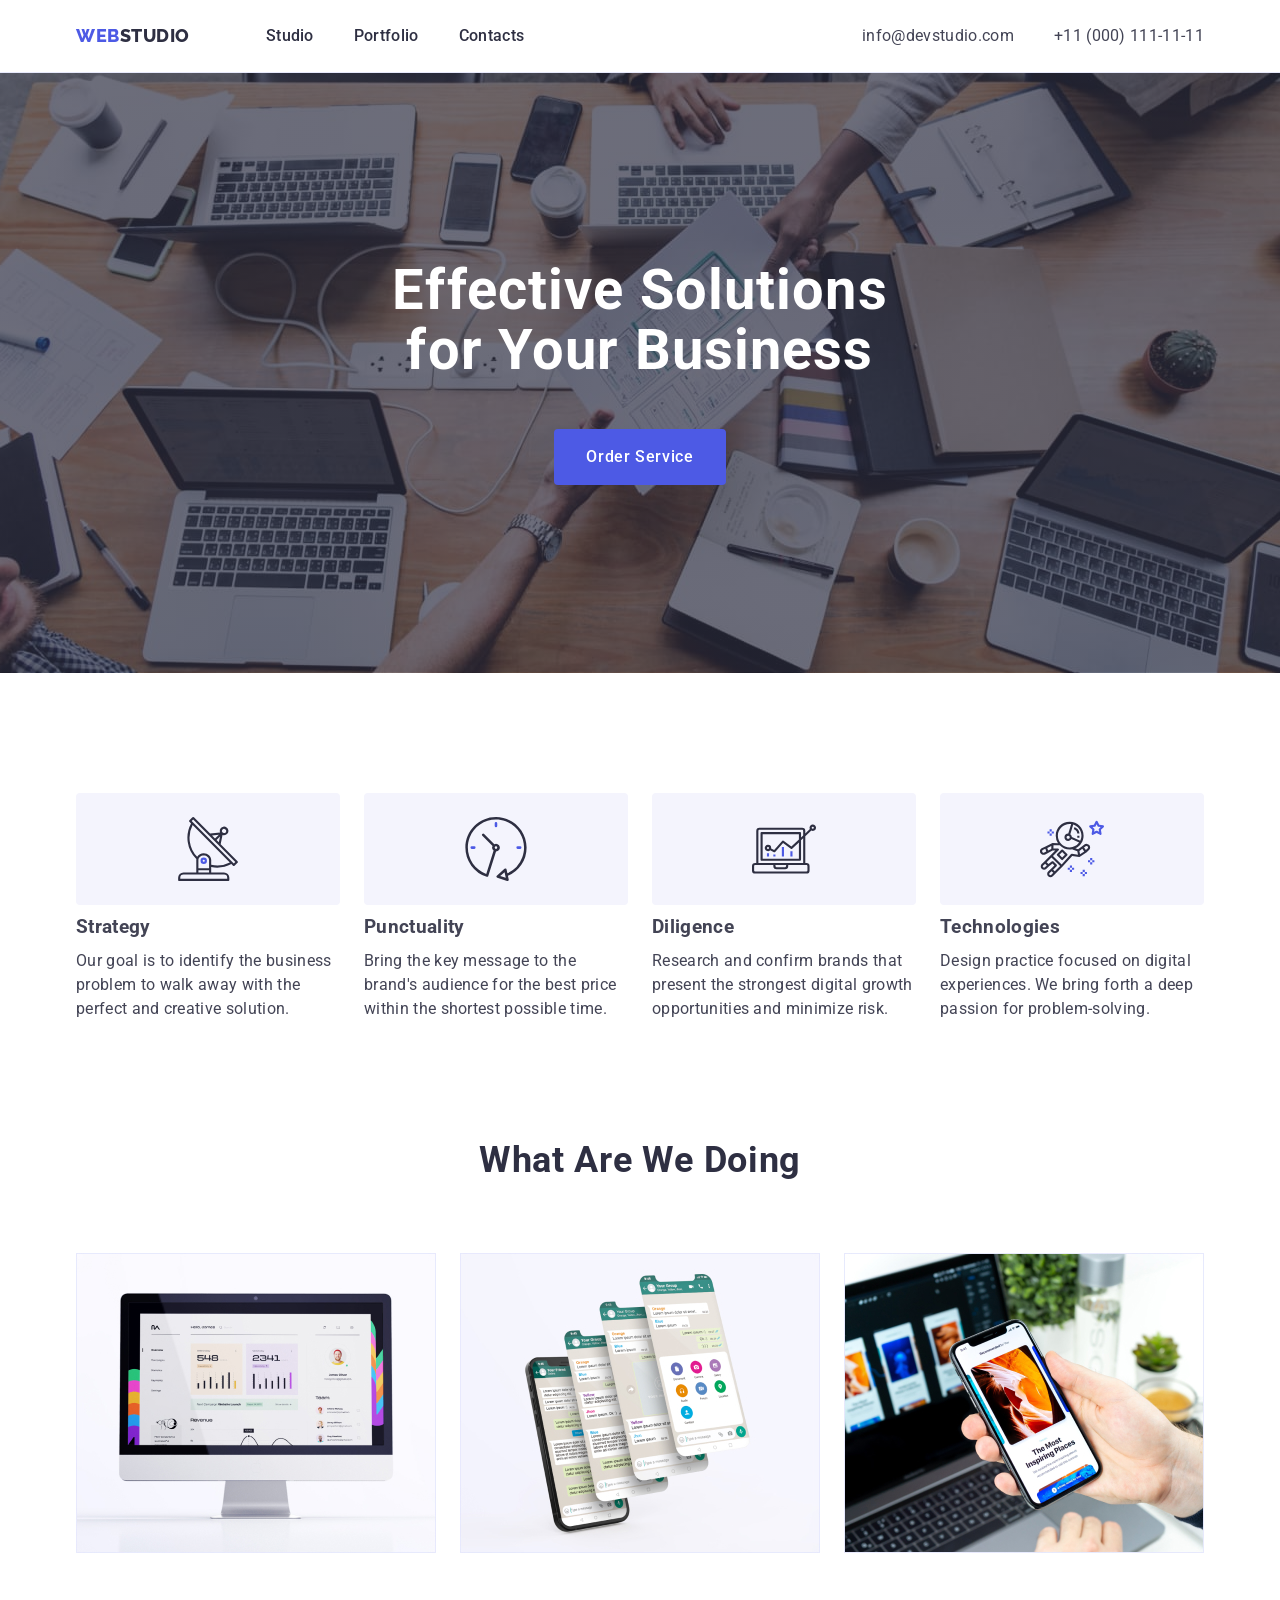
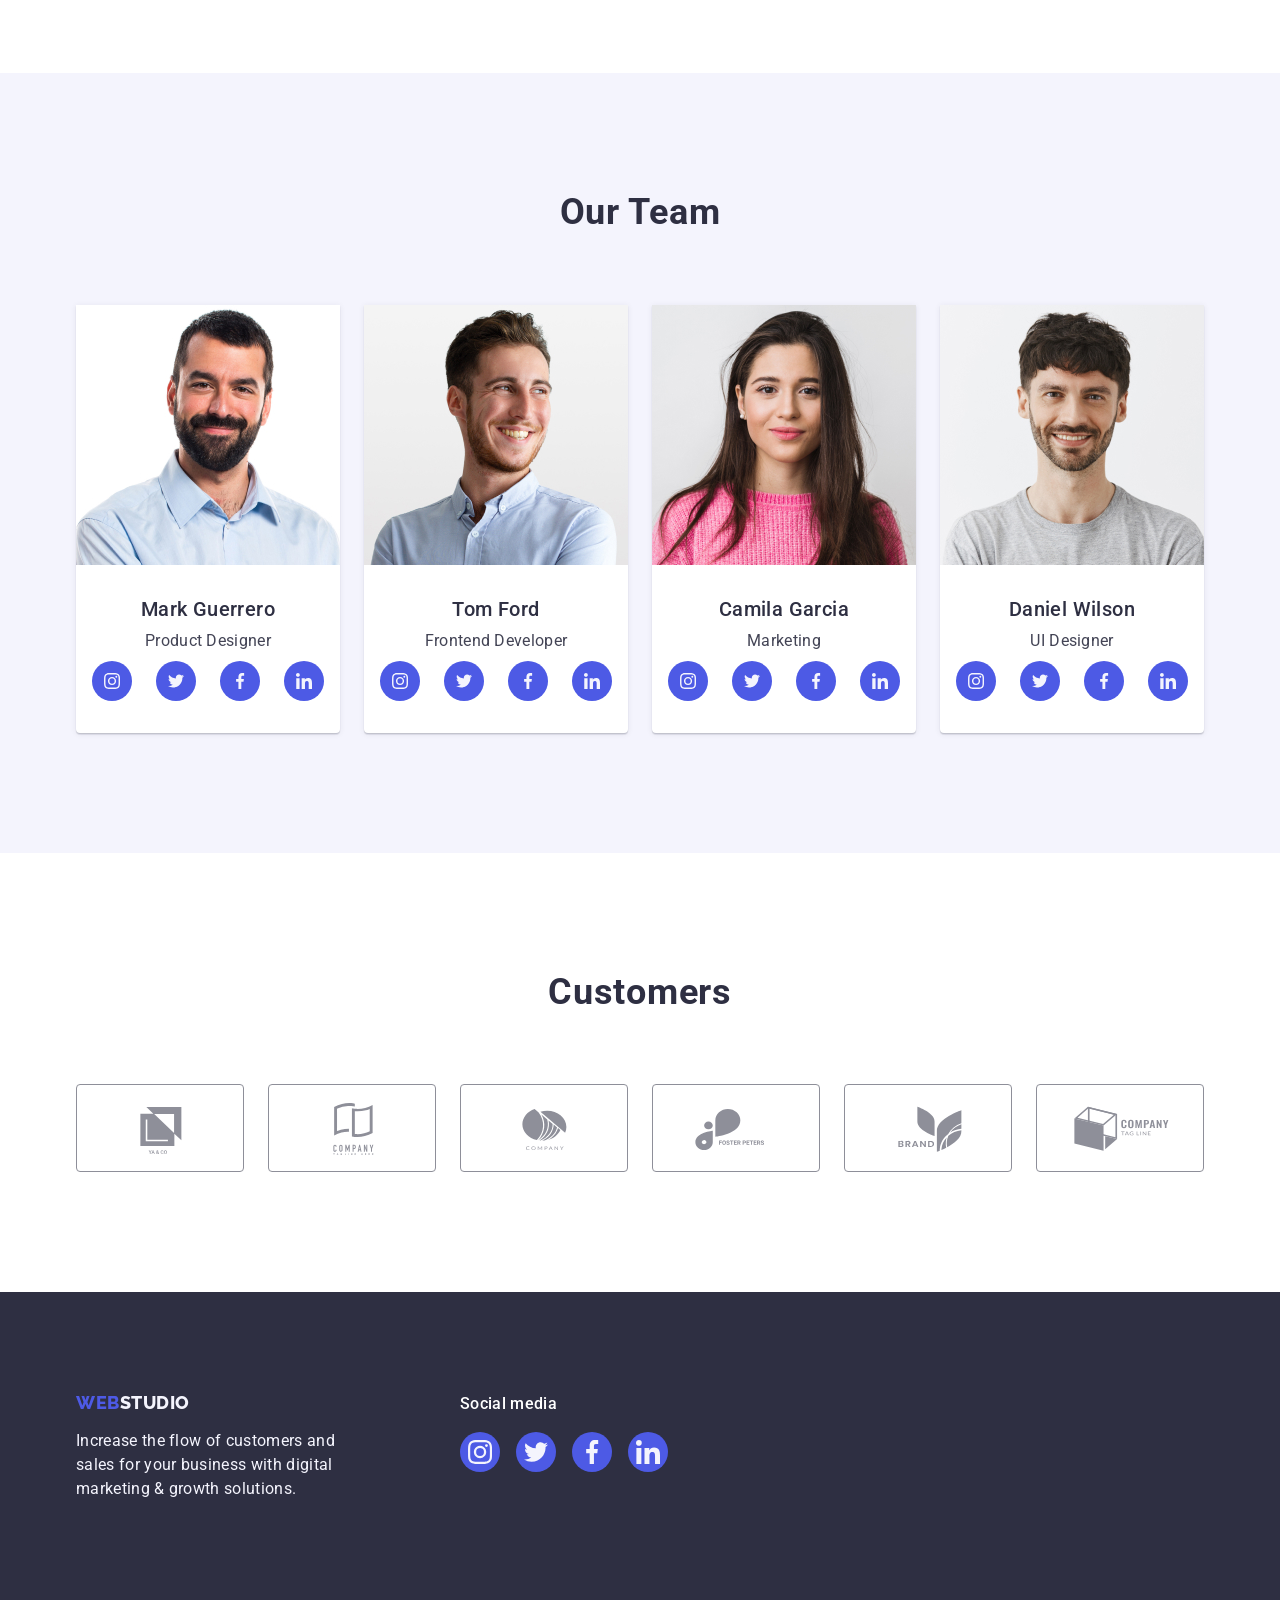
<file: index.html>
<!DOCTYPE html>
<html lang="en">
  <head>
    <meta charset="UTF-8" />
    <meta http-equiv="X-UA-Compatible" content="IE=edge" />
    <meta name="viewport" content="width=device-width, initial-scale=1.0" />
    <title>WEBStudio</title>
    <link rel="preconnect" href="https://fonts.googleapis.com" />
    <link rel="preconnect" href="https://fonts.gstatic.com" crossorigin />
    <link
      href="https://fonts.googleapis.com/css2?family=Raleway:wght@800&family=Roboto:wght@400;500;700&display=swap"
      rel="stylesheet"
    />
    <link
      rel="stylesheet"
      href="https://cdnjs.cloudflare.com/ajax/libs/modern-normalize/1.1.0/modern-normalize.min.css"
    />

    <link rel="stylesheet" href="./css/styles.css" />
  </head>
  <body>
    <header class="header">
      <div class="container">
        <nav class="nav">
          <a class="logo link" href="./index.html"
            >WEB<span class="color">Studio</span></a
          >
          <ul class="list">
            <li>
              <a class="menu link" href="./index.html">Studio</a>
            </li>
            <li>
              <a class="menu link" href="./portfolio.html">Portfolio</a>
            </li>
            <li>
              <a class="menu link" href="">Contacts</a>
            </li>
          </ul>
        </nav>
        <address class="contact">
          <ul class="list">
            <li>
              <a class="link" href="mailto:info@devstudio.com"
                >info@devstudio.com</a
              >
            </li>
            <li>
              <a class="link" href="tel:+110001111111">+11 (000) 111-11-11</a>
            </li>
          </ul>
        </address>
      </div>
    </header>
    <main>
      <!-- Hero -->
      <section class="hero">
        <div class="container">
          <h1 class="hero-title">Effective Solutions for Your Business</h1>
          <button class="btn" type="button">Order Service</button>
        </div>
      </section>
      <!-- Kind of activity -->
      <section class="section activity">
        <div class="container">
          <h2 class="section-title hidden">Kind of activity</h2>
          <ul class="list">
            <li class="item">
              <div class="icon-container">
                <svg class="activity-icon" width="64" height="64">
                  <use href="./images/icons.svg#icon-antenna"></use>
                </svg>
              </div>
              <h3 class="item-title">Strategy</h3>
              <p class="item-text">
                Our goal is to identify the business problem to walk away with
                the perfect and creative solution.
              </p>
            </li>
            <li class="item">
              <div class="icon-container">
                <svg class="activity-icon" width="64" height="64">
                  <use href="./images/icons.svg#icon-clock"></use>
                </svg>
              </div>
              <h3 class="item-title">Punctuality</h3>
              <p class="item-text">
                Bring the key message to the brand's audience for the best price
                within the shortest possible time.
              </p>
            </li>
            <li class="item">
              <div class="icon-container">
                <svg class="activity-icon" width="64" height="64">
                  <use href="./images/icons.svg#icon-diagram"></use>
                </svg>
              </div>
              <h3 class="item-title">Diligence</h3>
              <p class="item-text">
                Research and confirm brands that present the strongest digital
                growth opportunities and minimize risk.
              </p>
            </li>
            <li class="item">
              <div class="icon-container">
                <svg class="activity-icon" width="64" height="64">
                  <use href="./images/icons.svg#icon-astronaut"></use>
                </svg>
              </div>
              <h3 class="item-title">Technologies</h3>
              <p class="item-text">
                Design practice focused on digital experiences. We bring forth a
                deep passion for problem-solving.
              </p>
            </li>
          </ul>
        </div>
      </section>
      <!-- Products -->
      <section class="section products">
        <div class="container">
          <h2 class="section-title">What Are We Doing</h2>
          <ul class="list">
            <li class="image">
              <img src="./images/imac.jpg" alt="imac" width="360" />
            </li>
            <li class="image">
              <img src="./images/iphone.jpg" alt="iphone" width="360" />
            </li>
            <li class="image">
              <img src="./images/macbook.jpg" alt="macbook" width="360" />
            </li>
          </ul>
        </div>
      </section>
      <!-- Team -->
      <section class="section team">
        <div class="container">
          <h2 class="section-title">Our Team</h2>
          <ul class="team-list list">
            <li class="team-personal">
              <img src="./images/card1.jpg" alt="Mark Guerrero" width="264" />
              <div class="data">
                <h3 class="list-title">Mark Guerrero</h3>
                <p class="prof">Product Designer</p>
                <ul class="list social">
                  <li class="social-item">
                    <a
                      class="social-links"
                      href="https://www.instagram.com/"
                      target="_blank"
                      rel="noopener noreferrer"
                    >
                      <svg class="social-icon" width="16" height="16">
                        <use href="./images/icons.svg#icon-instagram"></use>
                      </svg>
                    </a>
                  </li>
                  <li class="social-item">
                    <a
                      class="social-links"
                      href="https://www.twitter.com/"
                      target="_blank"
                      rel="noopener noreferrer"
                    >
                      <svg class="social-icon" width="16" height="16">
                        <use href="./images/icons.svg#icon-twitter"></use>
                      </svg>
                    </a>
                  </li>
                  <li class="social-item">
                    <a
                      class="social-links"
                      href="https://www.facebook.com/"
                      target="_blank"
                      rel="noopener noreferrer"
                    >
                      <svg class="social-icon" width="16" height="16">
                        <use href="./images/icons.svg#icon-facebook"></use>
                      </svg>
                    </a>
                  </li>
                  <li class="social-item">
                    <a
                      class="social-links"
                      href="https://linkedin.com/"
                      target="_blank"
                      rel="noopener noreferrer"
                    >
                      <svg class="social-icon" width="16" height="16">
                        <use href="./images/icons.svg#icon-linkedin"></use>
                      </svg>
                    </a>
                  </li>
                </ul>
              </div>
            </li>
            <li class="team-personal">
              <img src="./images/card2.jpg" alt="Tom Ford" width="264" />
              <div class="data">
                <h3 class="list-title">Tom Ford</h3>
                <p class="prof">Frontend Developer</p>
                <ul class="list social">
                  <li class="social-item">
                    <a
                      class="social-links"
                      href="https://www.instagram.com/"
                      target="_blank"
                    >
                      <svg class="social-icon" width="16" height="16">
                        <use href="./images/icons.svg#icon-instagram"></use>
                      </svg>
                    </a>
                  </li>
                  <li class="social-item">
                    <a
                      class="social-links"
                      href="https://www.twitter.com/"
                      target="_blank"
                    >
                      <svg class="social-icon" width="16" height="16">
                        <use href="./images/icons.svg#icon-twitter"></use>
                      </svg>
                    </a>
                  </li>
                  <li class="social-item">
                    <a
                      class="social-links"
                      href="https://www.facebook.com/"
                      target="_blank"
                    >
                      <svg class="social-icon" width="16" height="16">
                        <use href="./images/icons.svg#icon-facebook"></use>
                      </svg>
                    </a>
                  </li>
                  <li class="social-item">
                    <a
                      class="social-links"
                      href="https://linkedin.com/"
                      target="_blank"
                    >
                      <svg class="social-icon" width="16" height="16">
                        <use href="./images/icons.svg#icon-linkedin"></use>
                      </svg>
                    </a>
                  </li>
                </ul>
              </div>
            </li>
            <li class="team-personal">
              <img src="./images/card3.jpg" alt="Camila Garcia" width="264" />
              <div class="data">
                <h3 class="list-title">Camila Garcia</h3>
                <p class="prof">Marketing</p>
                <ul class="list social">
                  <li class="social-item">
                    <a
                      class="social-links"
                      href="https://www.instagram.com/"
                      target="_blank"
                    >
                      <svg class="social-icon" width="16" height="16">
                        <use href="./images/icons.svg#icon-instagram"></use>
                      </svg>
                    </a>
                  </li>
                  <li class="social-item">
                    <a
                      class="social-links"
                      href="https://www.twitter.com/"
                      target="_blank"
                    >
                      <svg class="social-icon" width="16" height="16">
                        <use href="./images/icons.svg#icon-twitter"></use>
                      </svg>
                    </a>
                  </li>
                  <li class="social-item">
                    <a
                      class="social-links"
                      href="https://www.facebook.com/"
                      target="_blank"
                    >
                      <svg class="social-icon" width="16" height="16">
                        <use href="./images/icons.svg#icon-facebook"></use>
                      </svg>
                    </a>
                  </li>
                  <li class="social-item">
                    <a
                      class="social-links"
                      href="https://linkedin.com/"
                      target="_blank"
                    >
                      <svg class="social-icon" width="16" height="16">
                        <use href="./images/icons.svg#icon-linkedin"></use>
                      </svg>
                    </a>
                  </li>
                </ul>
              </div>
            </li>
            <li class="team-personal">
              <img src="./images/card4.jpg" alt="Daniel Wilson" width="264" />
              <div class="data">
                <h3 class="list-title">Daniel Wilson</h3>
                <p class="prof">UI Designer</p>
                <ul class="list social">
                  <li class="social-item">
                    <a
                      class="social-links"
                      href="https://www.instagram.com/"
                      target="_blank"
                    >
                      <svg class="social-icon" width="16" height="16">
                        <use href="./images/icons.svg#icon-instagram"></use>
                      </svg>
                    </a>
                  </li>
                  <li class="social-item">
                    <a
                      class="social-links"
                      href="https://www.twitter.com/"
                      target="_blank"
                    >
                      <svg class="social-icon" width="16" height="16">
                        <use href="./images/icons.svg#icon-twitter"></use>
                      </svg>
                    </a>
                  </li>
                  <li class="social-item">
                    <a
                      class="social-links"
                      href="https://www.facebook.com/"
                      target="_blank"
                    >
                      <svg class="social-icon" width="16" height="16">
                        <use href="./images/icons.svg#icon-facebook"></use>
                      </svg>
                    </a>
                  </li>
                  <li class="social-item">
                    <a
                      class="social-links"
                      href="https://linkedin.com/"
                      target="_blank"
                    >
                      <svg class="social-icon" width="16" height="16">
                        <use href="./images/icons.svg#icon-linkedin"></use>
                      </svg>
                    </a>
                  </li>
                </ul>
              </div>
            </li>
          </ul>
        </div>
      </section>
      <!-- Customers -->
      <section class="section customers">
        <div class="container">
          <h2 class="section-title">Customers</h2>
          <ul class="list">
            <li class="customers-item">
              <a class="customers-link" href=""
                ><svg class="customers-icon" width="104" height="56">
                  <use href="./images/icons.svg#icon-Logo1"></use>
                </svg>
              </a>
            </li>
            <li class="customers-item">
              <a class="customers-link" href=""
                ><svg class="customers-icon" width="104" height="56">
                  <use href="./images/icons.svg#icon-Logo2"></use>
                </svg>
              </a>
            </li>
            <li class="customers-item">
              <a class="customers-link" href=""
                ><svg class="customers-icon" width="104" height="56">
                  <use href="./images/icons.svg#icon-Logo3"></use>
                </svg>
              </a>
            </li>
            <li class="customers-item">
              <a class="customers-link" href=""
                ><svg class="customers-icon" width="104" height="56">
                  <use href="./images/icons.svg#icon-Logo4"></use>
                </svg>
              </a>
            </li>
            <li class="customers-item">
              <a class="customers-link" href=""
                ><svg class="customers-icon" width="104" height="56">
                  <use href="./images/icons.svg#icon-Logo5"></use>
                </svg>
              </a>
            </li>
            <li class="customers-item">
              <a class="customers-link" href=""
                ><svg class="customers-icon" width="104" height="56">
                  <use href="./images/icons.svg#icon-Logo6"></use>
                </svg>
              </a>
            </li>
          </ul>
        </div>
      </section>
    </main>
    <!-- Footer -->
    <footer class="footer">
      <div class="container">
        <div class="container-logo">
          <a class="logo link" href="./index.html"
            >WEB<span class="color">Studio</span></a
          >
          <p class="text">
            Increase the flow of customers and sales for your business with
            digital marketing & growth solutions.
          </p>
        </div>
        <div class="container-footer-social">
          <p class="social-media">Social media</p>
          <ul class="list footer-social">
            <li class="footer-social-item">
              <a
                class="footer-social-link"
                href="https://instagram.com/"
                target="_blank"
                rel="noopener noreferrer"
                ><svg class="footer-social-icon" width="24" height="24">
                  <use href="./images/icons.svg#icon-instagram"></use>
                </svg>
              </a>
            </li>
            <li class="footer-social-item">
              <a
                class="footer-social-link"
                href="https://twitter.com/"
                target="_blank"
                rel="noopener noreferrer"
                ><svg class="footer-social-icon" width="24" height="24">
                  <use href="./images/icons.svg#icon-twitter"></use>
                </svg>
              </a>
            </li>
            <li class="footer-social-item">
              <a
                class="footer-social-link"
                href="https://facebook.com/"
                target="_blank"
                rel="noopener noreferrer"
                ><svg class="footer-social-icon" width="24" height="24">
                  <use href="./images/icons.svg#icon-facebook"></use>
                </svg>
              </a>
            </li>
            <li class="footer-social-item">
              <a
                class="footer-social-link"
                href="https://linkedin.com/"
                target="_blank"
                rel="noopener noreferrer"
                ><svg class="footer-social-icon" width="24" height="24">
                  <use href="./images/icons.svg#icon-linkedin"></use>
                </svg>
              </a>
            </li>
          </ul>
        </div>
      </div>
    </footer>
  </body>
</html>
</file>
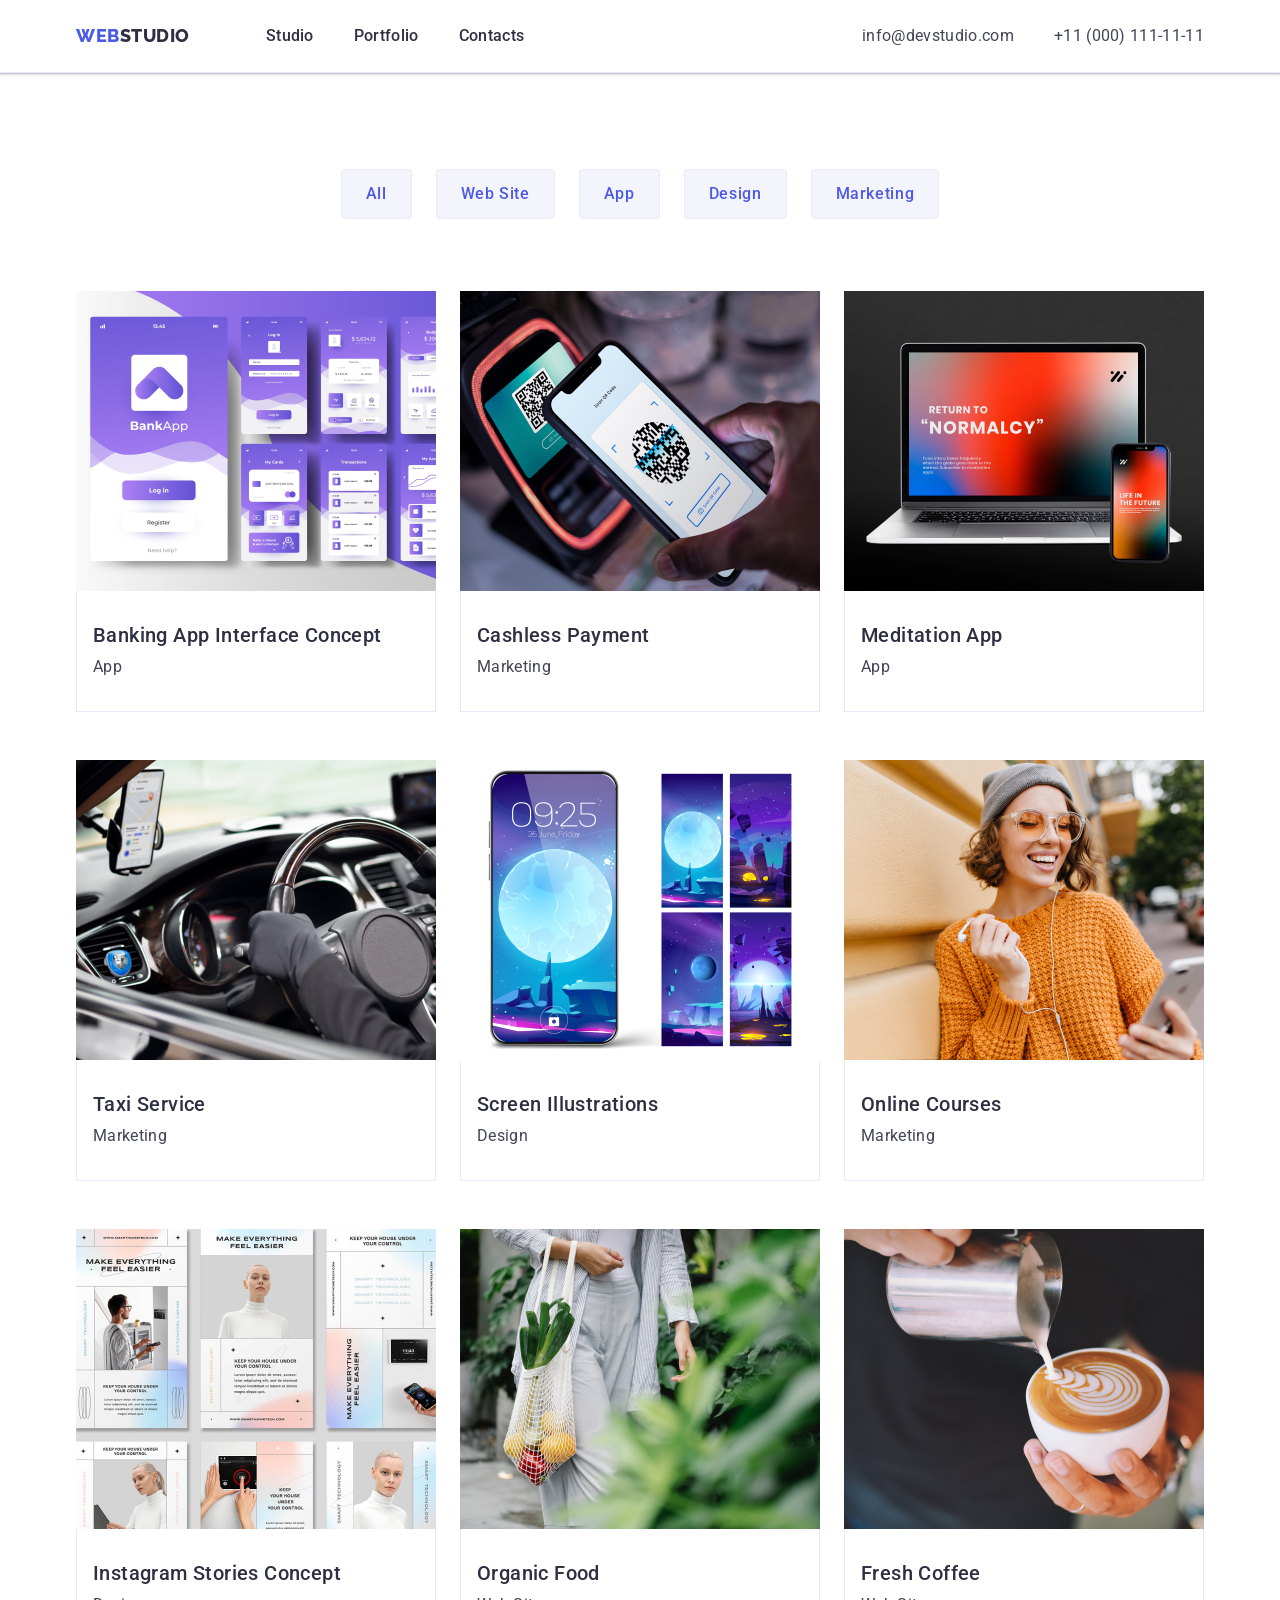
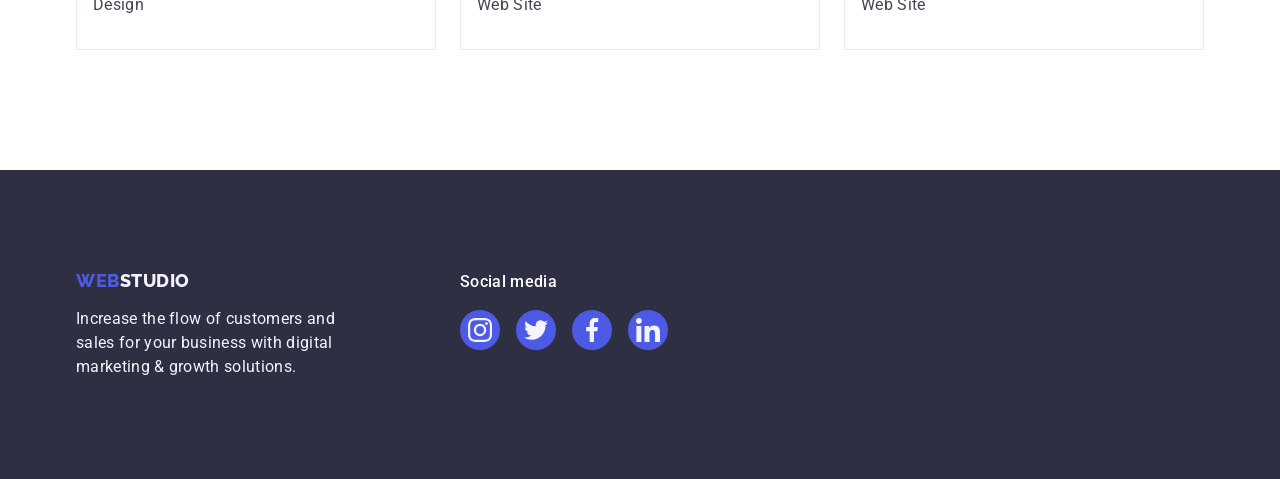
<file: portfolio.html>
<!DOCTYPE html>
<html lang="en">
  <head>
    <meta charset="UTF-8" />
    <meta http-equiv="X-UA-Compatible" content="IE=edge" />
    <meta name="viewport" content="width=device-width, initial-scale=1.0" />
    <title>Portfolio</title>
    <link rel="preconnect" href="https://fonts.googleapis.com" />
    <link rel="preconnect" href="https://fonts.gstatic.com" crossorigin />
    <link
      href="https://fonts.googleapis.com/css2?family=Raleway:wght@800&family=Roboto:wght@400;500;700&display=swap"
      rel="stylesheet"
    />
    <link
      rel="stylesheet"
      href="https://cdnjs.cloudflare.com/ajax/libs/modern-normalize/1.1.0/modern-normalize.min.css"
    />

    <link rel="stylesheet" href="./css/styles.css" />
  </head>
  <body>
    <header class="header">
      <div class="container">
        <nav class="nav">
          <a class="logo link" href="./index.html"
            >WEB<span class="color">Studio</span></a
          >
          <ul class="list">
            <li>
              <a class="menu link" href="./index.html">Studio</a>
            </li>
            <li>
              <a class="menu link" href="./portfolio.html">Portfolio</a>
            </li>
            <li>
              <a class="menu link" href="">Contacts</a>
            </li>
          </ul>
        </nav>
        <address class="contact">
          <ul class="list">
            <li>
              <a class="link" href="mailto:info@devstudio.com"
                >info@devstudio.com</a
              >
            </li>
            <li>
              <a class="link" href="tel:+110001111111">+11 (000) 111-11-11</a>
            </li>
          </ul>
        </address>
      </div>
    </header>
    <main>
      <section class="section prj">
        <div class="container portfolio">
          <h1 class="hidden">WebStudio Projects</h1>
          <ul class="list">
            <li><button class="filter" type="button">All</button></li>
            <li><button class="filter" type="button">Web Site</button></li>
            <li><button class="filter" type="button">App</button></li>
            <li><button class="filter" type="button">Design</button></li>
            <li><button class="filter" type="button">Marketing</button></li>
          </ul>
          <ul class="list projects">
            <li class="card">
              <a class="card-link link" href=""
                ><img
                  src="./images/bankapp.jpg"
                  alt="Banking App Interface Concept"
                />
                <div class="card-data">
                  <h2 class="list-title">Banking App Interface Concept</h2>
                  <p class="type">App</p>
                </div></a
              >
            </li>
            <li class="card">
              <a class="card-link link" href=""
                ><img src="./images/cashpay.jpg" alt="Cashless Payment" />
                <div class="card-data">
                  <h2 class="list-title">Cashless Payment</h2>
                  <p class="type">Marketing</p>
                </div></a
              >
            </li>
            <li class="card">
              <a class="card-link link" href=""
                ><img src="./images/medapp.jpg" alt="Meditation App" />
                <div class="card-data">
                  <h2 class="list-title">Meditation App</h2>
                  <p class="type">App</p>
                </div></a
              >
            </li>
            <li class="card">
              <a class="card-link link" href=""
                ><img src="./images/taxiserv.jpg" alt="Taxi Service" />
                <div class="card-data">
                  <h2 class="list-title">Taxi Service</h2>
                  <p class="type">Marketing</p>
                </div></a
              >
            </li>
            <li class="card">
              <a class="card-link link" href=""
                ><img src="./images/screenill.jpg" alt="Screen Illustrations" />
                <div class="card-data">
                  <h2 class="list-title">Screen Illustrations</h2>
                  <p class="type">Design</p>
                </div>
              </a>
            </li>
            <li class="card">
              <a class="card-link link" href=""
                ><img src="./images/onlinecourse.jpg" alt="Online Courses" />
                <div class="card-data">
                  <h2 class="list-title">Online Courses</h2>
                  <p class="type">Marketing</p>
                </div>
              </a>
            </li>
            <li class="card">
              <a class="card-link link" href=""
                ><img
                  src="./images/instastories.jpg"
                  alt="Instagram Stories Concept"
                />
                <div class="card-data">
                  <h2 class="list-title">Instagram Stories Concept</h2>
                  <p class="type">Design</p>
                </div>
              </a>
            </li>
            <li class="card">
              <a class="card-link link" href=""
                ><img src="./images/orgfood.jpg" alt="Organic Food" />
                <div class="card-data">
                  <h2 class="list-title">Organic Food</h2>
                  <p class="type">Web Site</p>
                </div>
              </a>
            </li>
            <li class="card">
              <a class="card-link link" href=""
                ><img src="./images/frcoffee.jpg" alt="Fresh Coffee" />
                <div class="card-data">
                  <h2 class="list-title">Fresh Coffee</h2>
                  <p class="type">Web Site</p>
                </div>
              </a>
            </li>
          </ul>
        </div>
      </section>
    </main>
    <footer class="footer">
      <div class="container">
        <div class="container-logo">
          <a class="logo link" href="./index.html"
            >WEB<span class="color">Studio</span></a
          >
          <p class="text">
            Increase the flow of customers and sales for your business with
            digital marketing & growth solutions.
          </p>
        </div>
        <div class="container-footer-social">
          <p class="social-media">Social media</p>
          <ul class="list footer-social">
            <li class="footer-social-item">
              <a
                class="footer-social-link"
                href="https://instagram.com/"
                target="_blank"
                rel="noopener noreferrer"
                ><svg class="footer-social-icon" width="24" height="24">
                  <use href="./images/icons.svg#icon-instagram"></use>
                </svg>
              </a>
            </li>
            <li class="footer-social-item">
              <a
                class="footer-social-link"
                href="https://twitter.com/"
                target="_blank"
                rel="noopener noreferrer"
                ><svg class="footer-social-icon" width="24" height="24">
                  <use href="./images/icons.svg#icon-twitter"></use>
                </svg>
              </a>
            </li>
            <li class="footer-social-item">
              <a
                class="footer-social-link"
                href="https://facebook.com/"
                target="_blank"
                rel="noopener noreferrer"
                ><svg class="footer-social-icon" width="24" height="24">
                  <use href="./images/icons.svg#icon-facebook"></use>
                </svg>
              </a>
            </li>
            <li class="footer-social-item">
              <a
                class="footer-social-link"
                href="https://linkedin.com/"
                target="_blank"
                rel="noopener noreferrer"
                ><svg class="footer-social-icon" width="24" height="24">
                  <use href="./images/icons.svg#icon-linkedin"></use>
                </svg>
              </a>
            </li>
          </ul>
        </div>
      </div>
    </footer>
  </body>
</html>
</file>
<file: css/styles.css>
/* 
OCEAN #404BBF
NAVYBLUE #2E2F42 
SLATE #434455
WHITE #ffffff
IRIS #4D5AE5 
CLOUD #F4F4FD
CORNFLOWER #e7e9fc
LIGHT SLATE #8E8F99
GREEN #31D0AA
*/

:root {
  --main-color-text: #434455;
  --secondary-color-text: #2e2f42;
  --third-color-text: #f4f4fd;
  --alt-color: #ffffff;
  --alt-secondary-color-text: #4d5ae5;
  --alt-secondary-color-btn: #404bbf;
  --secondary-color-btn: #e7e9fc;
  --main-logo-icon-color: #8e8f99;
  --secondary-logo-icon-color: #404bbf;
  --secondary-social-icon-color: #31d0aa;
}

h1,
h2,
h3,
h4,
h5,
h6,
p,
ul {
  margin: 0;
  padding: 0;
}

img {
  display: block;
}

body {
  background-color: var(--alt-color);
  color: #434455;

  font-family: 'Roboto', sans-serif;
  font-style: normal;
  font-weight: 400;
  font-size: 16px;
  line-height: 1.5;

  letter-spacing: 0.02em;
}

.container {
  width: 1158px;
  padding: 0 15px;
  margin-left: auto;
  margin-right: auto;

  text-align: center;
}

.list {
  list-style: none;
}

.hidden {
  display: none;
}

/* ==================== Header ==================== */
.header .container {
  align-items: center;
  display: flex;
}

.header {
  border-bottom: 1px solid #e7e9fc;
  box-shadow: 0px 2px 1px rgba(46, 47, 66, 0.08),
    0px 1px 1px rgba(46, 47, 66, 0.16), 0px 1px 6px rgba(46, 47, 66, 0.08);
}

.nav {
  display: flex;
  align-items: center;
}

.nav .list {
  display: flex;
  flex-direction: row;
  align-items: flex-start;
  padding: 24px 0;
  gap: 40px;
}

.nav .menu {
  /* padding: 24px 0; */
  color: var(--secondary-color-text);
  text-decoration: none;

  font-weight: 500;
  /* identical to box height, or 150% */
}

.contact {
  margin-left: auto;
}

.contact .link {
  color: var(--main-color-text);
  text-decoration: none;

  font-style: normal;
}

.contact .list {
  display: flex;
  padding: 24px 0;
  gap: 40px;
}

.header .logo {
  margin-right: 76px;
  color: var(--alt-secondary-color-text);

  text-decoration: none;

  font-family: 'Raleway', sans-serif;
  font-style: normal;
  font-weight: 800;
  font-size: 18px;
  line-height: 1.17;
  /* identical to box height, or 117% */

  letter-spacing: 0.03em;
  text-transform: uppercase;
}
.logo .color {
  color: var(--secondary-color-text);
}

.nav .link:hover,
.contact .link:hover,
.nav .link:focus,
.contact .link:focus {
  color: var(--alt-secondary-color-btn);
}

/* ==================== Hero ==================== */
.hero .container {
  display: flex;
  flex-direction: column;
  align-items: center;
}

.hero {
  padding: 188px 0;
  background-image: linear-gradient(
      rgba(46, 47, 66, 0.7),
      rgba(46, 47, 66, 0.7)
    ),
    url(../images/people-office.jpg);
  background-repeat: no-repeat;
  background-position: center;
  background-size: cover;
  /* background-color: rgba(46, 47, 66, 0.7); */
  max-width: 1440px;
  margin-left: auto;
  margin-right: auto;
  text-align: center;
}
.hero-title {
  max-width: 496px;
  color: var(--alt-color);

  font-weight: 700;
  font-size: 56px;
  line-height: 1.07;
  /* or 107% */

  text-align: center;
  letter-spacing: 0.02em;
}

.hero .btn {
  display: block;
  min-width: 169px;

  padding: 16px 32px;
  border: 0;
  border-radius: 4px;

  margin-top: 48px;
  color: var(--alt-color);
  background-color: var(--alt-secondary-color-text);
  cursor: pointer;
  font-family: 'Roboto', sans-serif;
  font-weight: 500;
  font-size: 16px;
  line-height: 1.5;
  /* identical to box height, or 150% */
  letter-spacing: 0.04em;
}

.hero .btn:hover,
.hero .btn:focus {
  background-color: var(--alt-secondary-color-btn);
}

/* ==================== Section ==================== */

.section {
  padding-top: 120px;
}

.section-title {
  margin-bottom: 72px;
  color: var(--secondary-color-text);

  font-weight: 700;
  font-size: 36px;
  line-height: 1.11;
  /* identical to box height, or 111% */

  text-align: center;
  text-transform: capitalize;
  letter-spacing: 0.02em;
}

.section .list-title {
  color: var(--secondary-color-text);

  font-weight: 500;
  font-size: 20px;
  line-height: 1.2;
  /* identical to box height, or 120% */

  letter-spacing: 0.02em;
}

/* ==================== Activity ==================== */
.activity {
  /* padding: 120px 0; */
}

.activity .list {
  display: flex;
  gap: 24px;
}

.activity .item {
  flex-basis: calc((100% - 72px) / 4);
}

.activity .item-text {
  width: 264px;
  text-align: left;
}

.activity .item-title {
  text-align: left;
  margin-bottom: 8px;
}

.activity-icon {
  width: 64px;
  height: 64px;
}

.icon-container {
  display: flex;
  background-color: var(--third-color-text);
  width: 264px;
  height: 112px;
  margin-bottom: 8px;
  border-radius: 4px;
  align-items: center;
  justify-content: center;
}

/* ==================== Products ==================== */
.products.section {
  padding-bottom: 120px;
}

.products .list {
  display: flex;
  gap: 24px;
}

.products .image {
  flex-basis: calc((100% - 48px) / 3);
}
/* ==================== Team ==================== */
.team {
  padding-top: 120px;
  padding-bottom: 120px;
  background-color: var(--third-color-text);
}

.team .list {
  display: flex;
  gap: 24px;
}

.team-personal {
  flex-basis: calc((100% - 72px) / 4);
  background-color: var(--alt-color);
  box-shadow: 0px 1px 6px rgba(46, 47, 66, 0.08),
    0px 1px 1px rgba(46, 47, 66, 0.16), 0px 2px 1px rgba(46, 47, 66, 0.08);
  border-radius: 0px 0px 4px 4px;
}

.team-personal .list-title {
  margin-bottom: 8px;
}

.data {
  padding: 32px 0;
}

.prof {
  font-size: 16px;
}

.social {
  margin-top: 8px;
  gap: 24px;
  justify-content: center;
}

.social-item {
  width: 40px;
  height: 40px;
}

.social-links {
  display: flex;
  background-color: var(--alt-secondary-color-text);
  width: 100%;
  height: 100%;
  justify-content: center;
  align-items: center;
  border-radius: 50%;
}

.social-links:hover,
.social-links:focus {
  background-color: var(--alt-secondary-color-btn);
}

.social-icon {
  fill: var(--third-color-text);
}

/* ==================== Customers ==================== */
.customers {
  padding-bottom: 120px;
}

.customers .section-title {
  line-height: 1.1;
}

.customers-item {
  flex-basis: calc((100% - 120px) / 6);
  height: 88px;
}

.customers .list {
  display: flex;
  gap: 24px;
}

.customers-link {
  display: flex;
  width: 100%;
  height: 100%;
  border: 1px solid var(--main-logo-icon-color);
  border-radius: 4px;
  align-items: center;
  justify-content: center;
  color: var(--main-logo-icon-color);
}

.customers-icon {
  fill: currentColor;
}

.customers-link:hover,
.customers-link:focus {
  color: var(--secondary-logo-icon-color);
  border: 1px solid var(--secondary-logo-icon-color);
}

/* ==================== Footer ==================== */
.footer {
  display: flex;
  padding: 100px 0 100px 0;
  background-color: var(--secondary-color-text);
}

.footer .container {
  display: flex;
  align-items: baseline;
  text-align: start;
}

.container-logo {
  gap: 120px;
}

.footer .logo {
  display: inline-block;
  margin-bottom: 16px;
  color: var(--alt-secondary-color-text);
  text-decoration: none;

  font-family: 'Raleway', sans-serif;
  font-style: normal;
  font-weight: 800;
  font-size: 18px;
  line-height: 1.17;
  /* identical to box height, or 117% */

  letter-spacing: 0.03em;
  text-transform: uppercase;
}

.footer .color {
  color: var(--third-color-text);
}
.footer .text {
  width: 264px;
  color: var(--third-color-text);
}

.social-media {
  font-family: 'Roboto';
  font-style: normal;
  font-weight: 500;
  font-size: 16px;
  line-height: 1.5;
  /* identical to box height, or 150% */

  letter-spacing: 0.02em;

  color: var(--alt-color);

  margin-bottom: 16px;
}

.footer-social {
  display: flex;
  gap: 16px;
}

.footer-social-item {
  width: 40px;
  height: 40px;
}

.container-footer-social {
  margin-left: 120px;
}
.footer-social-link {
  display: flex;
  background-color: var(--alt-secondary-color-text);
  width: 100%;
  height: 100%;
  justify-content: center;
  align-items: center;
  border-radius: 50%;
}

.footer-social-link:hover,
.footer-social-link:focus {
  background-color: var(--secondary-social-icon-color);
}

.footer-social-icon {
  fill: var(--third-color-text);
}

/* ==================== Portfolio ==================== */
/* ==================== Filter ==================== */

.prj .list {
  justify-content: center;
  display: flex;
  gap: 24px;
}

.filter {
  padding: 12px 24px;
  color: var(--alt-secondary-color-text);
  background-color: var(--third-color-text);
  cursor: pointer;

  font-family: 'Roboto', sans-serif;
  font-style: normal;
  font-weight: 500;
  font-size: 16px;
  line-height: 1.5;

  /* identical to box height, or 150% */

  letter-spacing: 0.04em;
  border: 1px solid var(--secondary-color-btn);
  border-radius: 4px;
}

.filter:hover,
.filter:focus {
  color: var(--alt-color);
  background-color: var(--alt-secondary-color-btn);
  border: 1px solid transparent;
  box-shadow: 0px 3px 1px rgba(0, 0, 0, 0.1), 0px 2px 1px rgba(0, 0, 0, 0.08),
    0px 2px 2px rgba(0, 0, 0, 0.12);
  border-radius: 4px;
}

.list.projects {
  margin-top: 72px;
  row-gap: 48px;
}

/* ==================== List projects ==================== */
.projects {
  display: flex;
  flex-wrap: wrap;
}

.card {
  /* padding-bottom: 32px; */
  flex-basis: calc((100% - 48px) / 3);
  text-align: left;
}

.card-link {
  display: block;
}

.card-data {
  padding: 32px 16px;
  border: 1px solid var(--secondary-color-btn);
  border-top: none;
}

.card-link:hover,
.card-link:focus {
  box-shadow: 0px 1px 6px rgba(46, 47, 66, 0.08),
    0px 1px 1px rgba(46, 47, 66, 0.16), 0px 2px 1px rgba(46, 47, 66, 0.08);
}

.card .list-title {
  margin-bottom: 8px;
}

.list.projects .link,
.type {
  text-decoration: none;
  color: var(--main-color-text);

  letter-spacing: 0.02em;
}

.prj {
  padding: 96px 0 120px 0;
}
</file>
